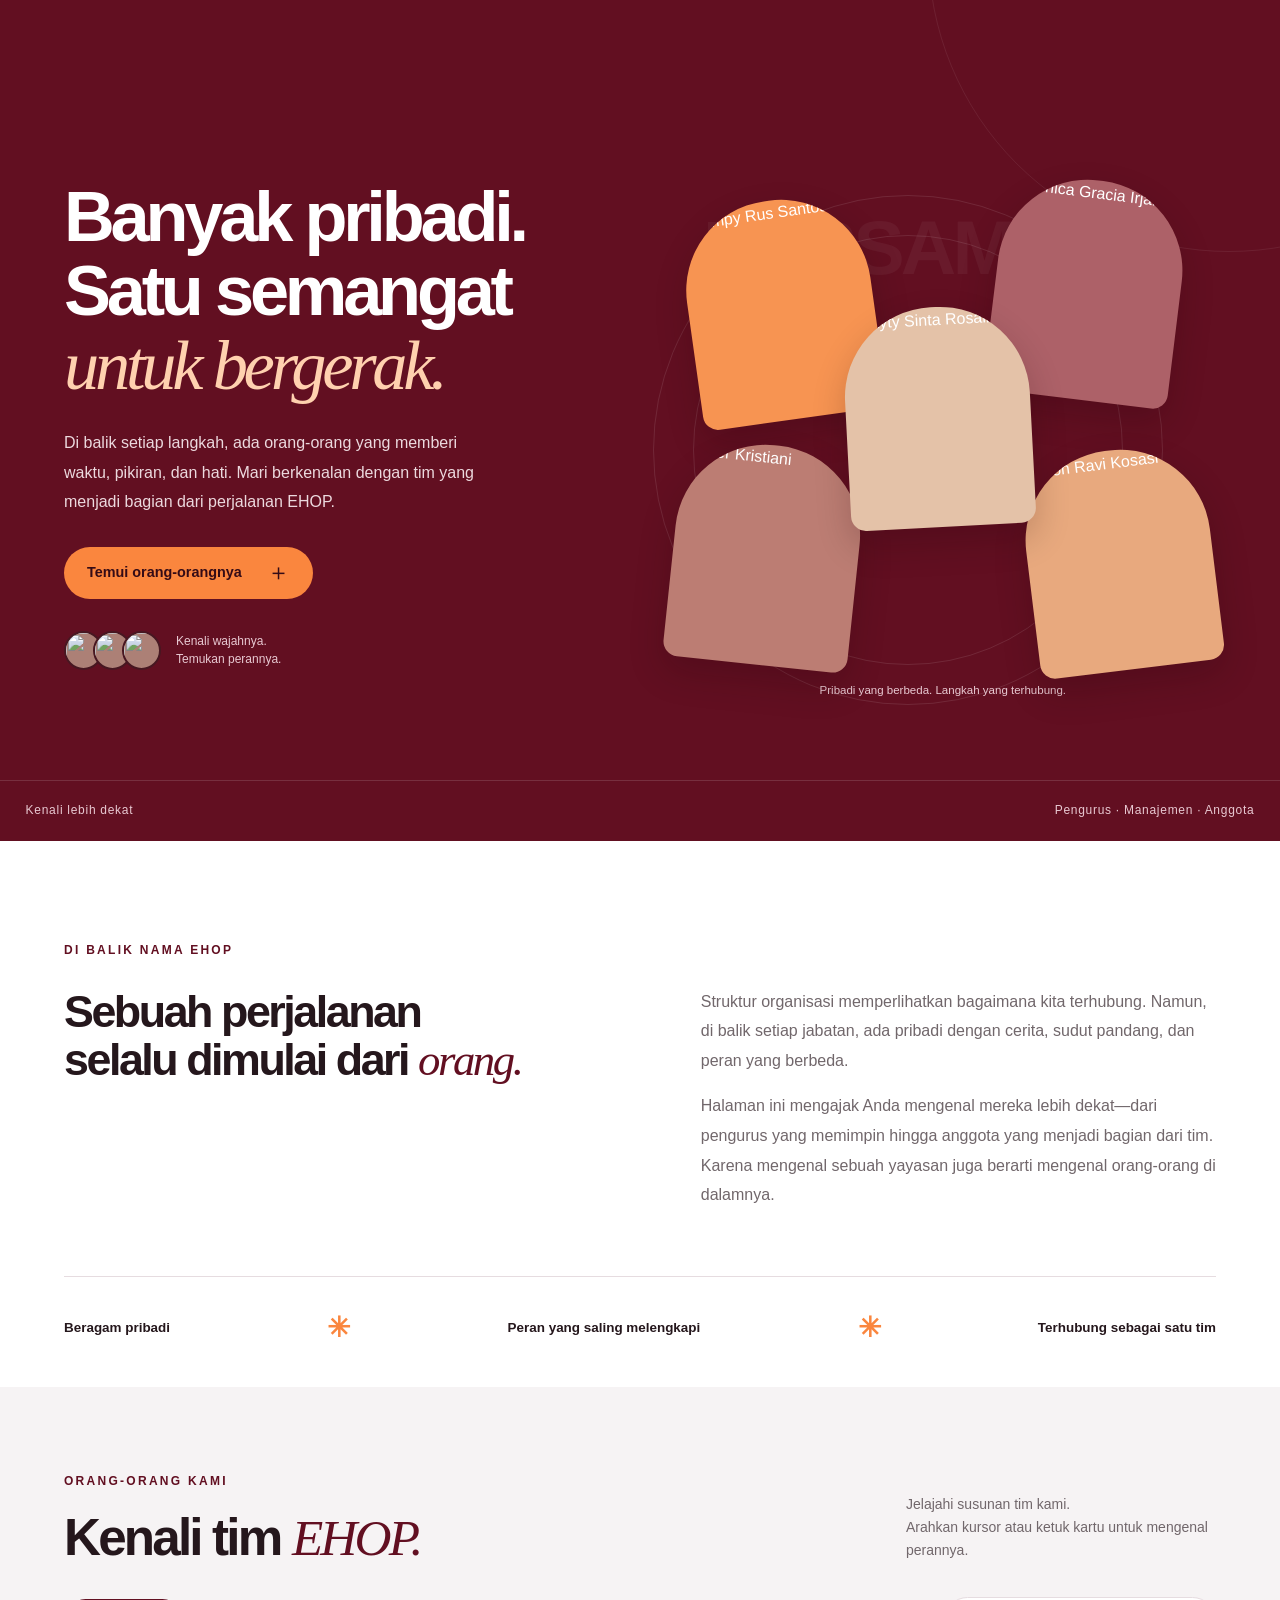
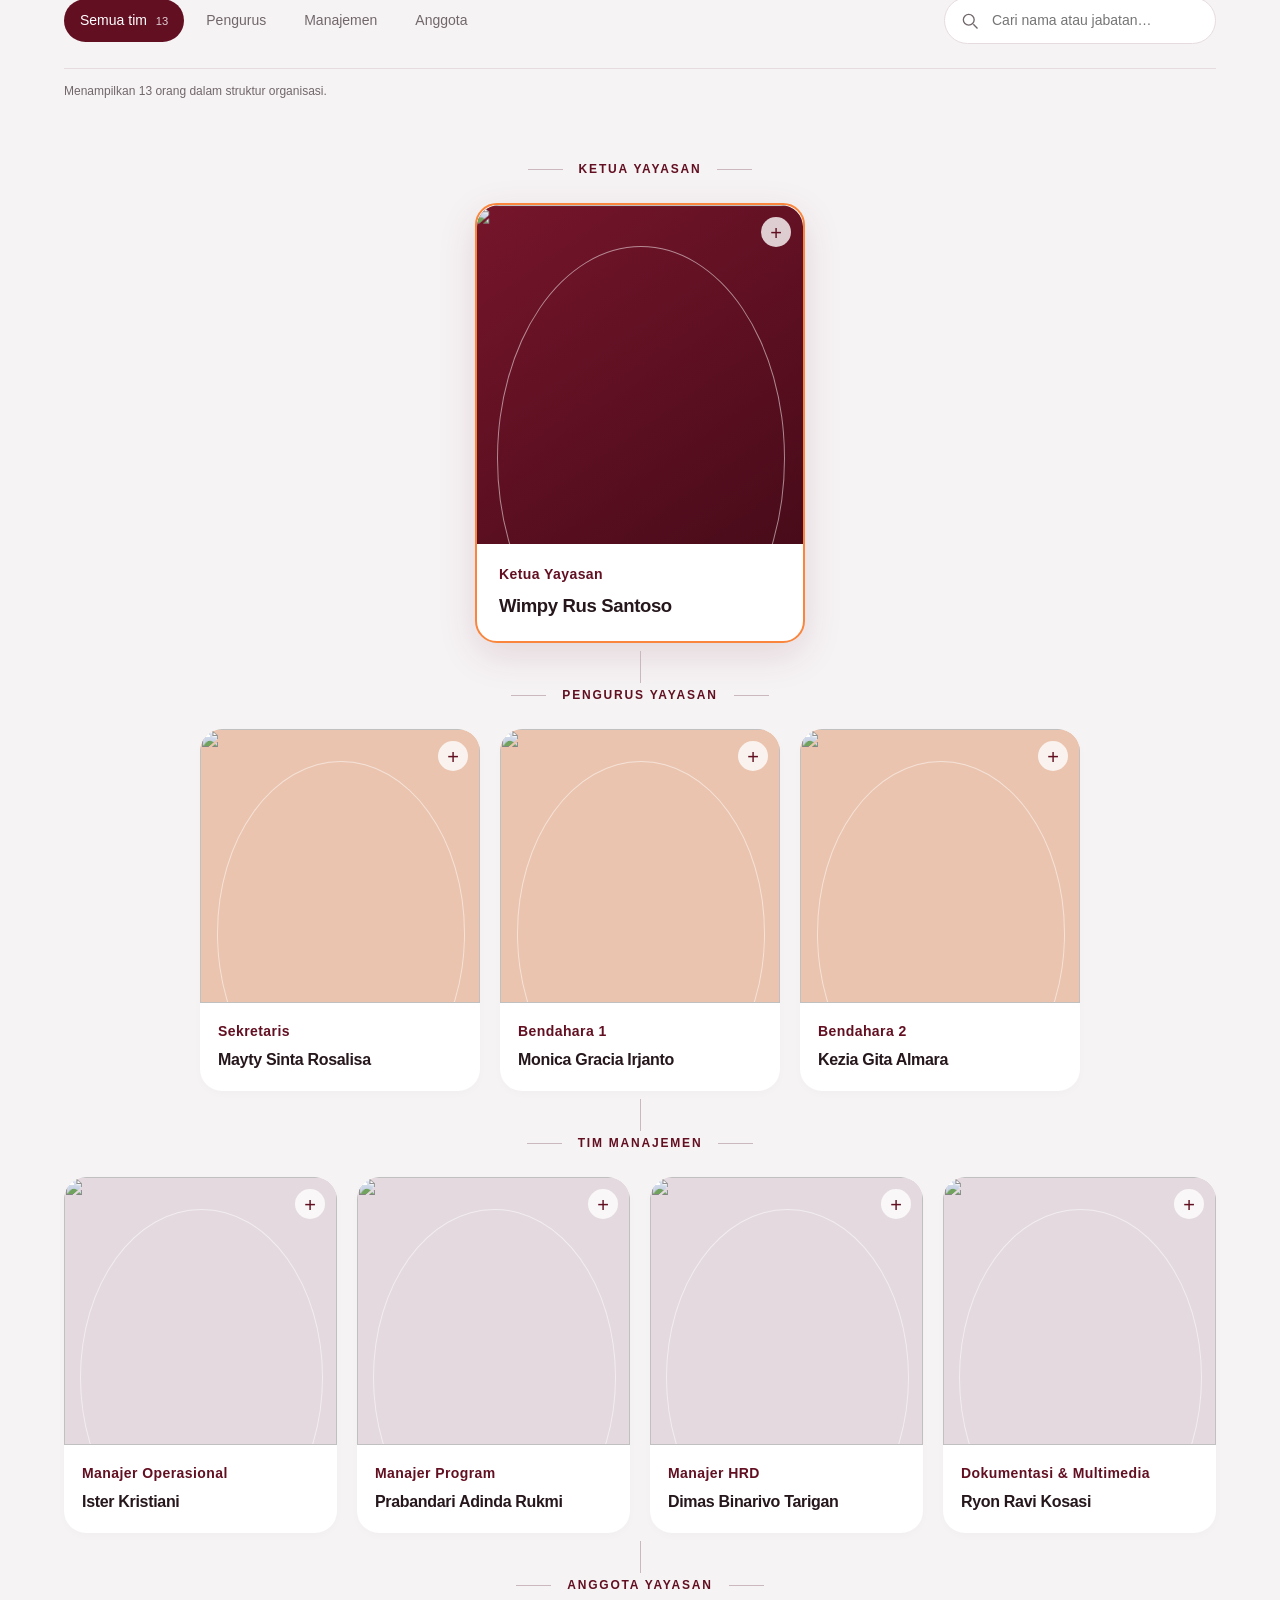
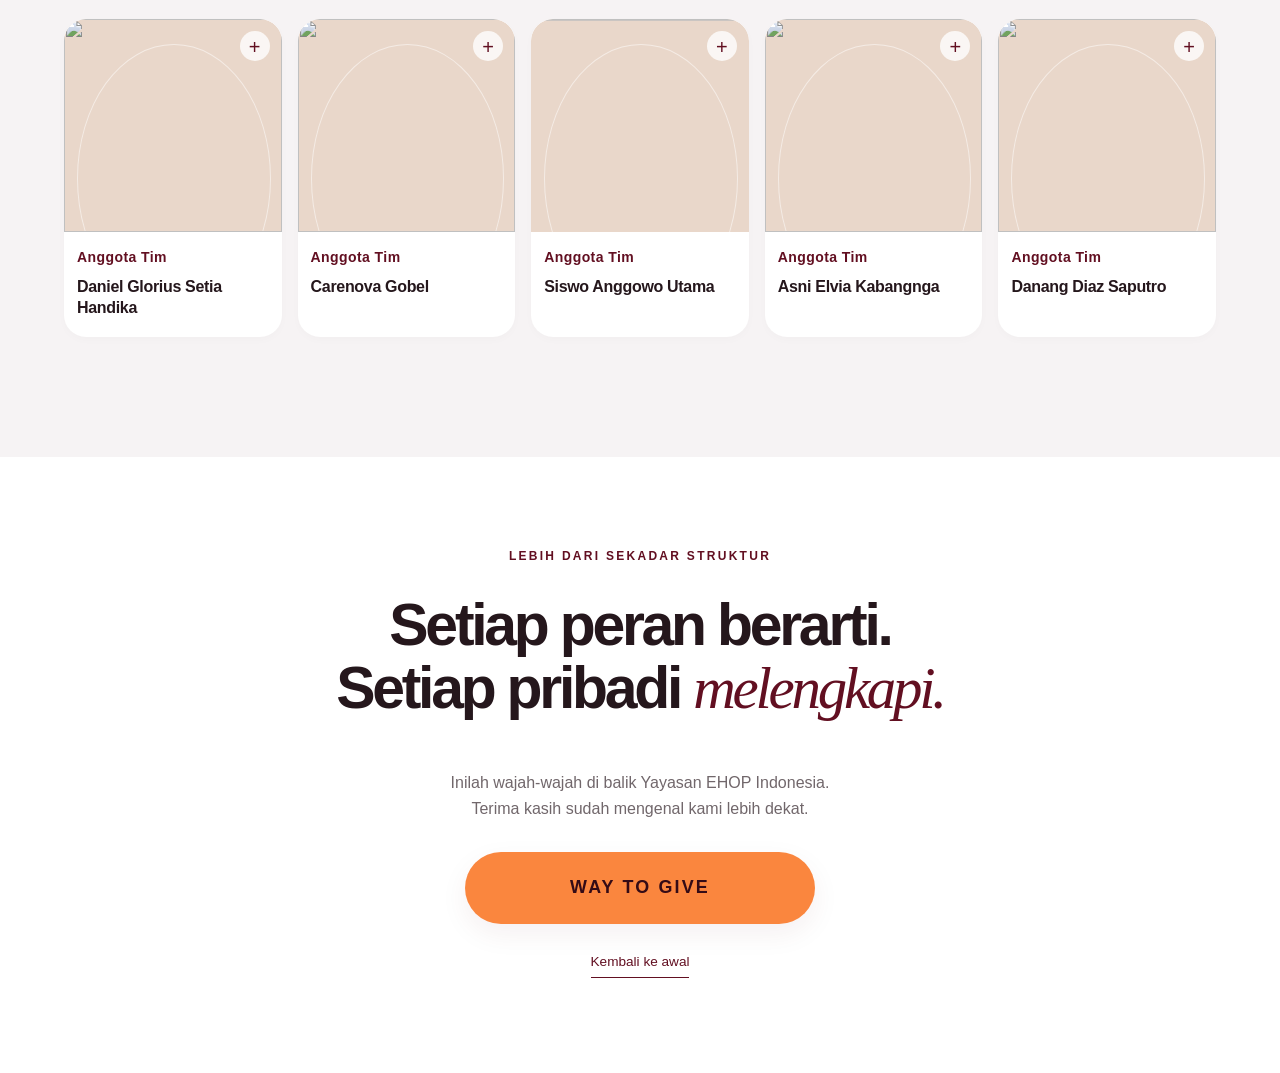
<file: index.html>
<!doctype html><html lang="id"><head><meta charset="utf-8"><meta name="viewport" content="width=device-width,initial-scale=1"><title>EHOP — Pratinjau komponen Elementor</title><style>body{margin:0;background:white}</style></head><body><ehop-staff></ehop-staff><script type="module" src="./staff.js"></script></body></html>
</file>
